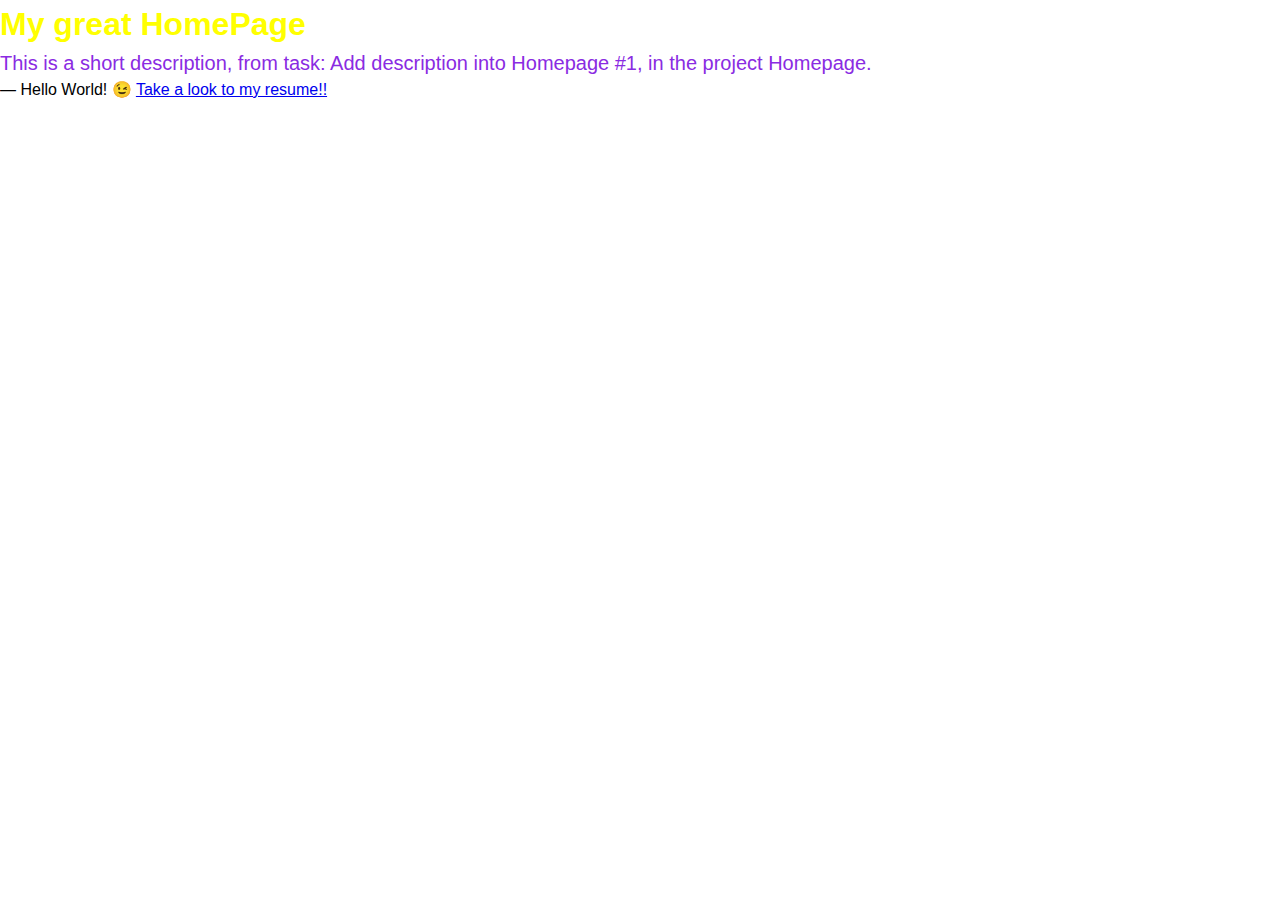
<file: index.html>
<!DOCTYPE html>
<html lang="en">
<head>
    <meta charset="UTF-8">
    <meta http-equiv="X-UA-Compatible" content="IE=edge">
    <meta name="viewport" content="width=device-width, initial-scale=1.0">
    <link rel="stylesheet" href="css/styles.css">
    <title>HomePage</title>
</head>
<body>
    <h1>My great HomePage</h1>
    <p>This is a short description, from task: Add description into Homepage #1, in the project Homepage.</p>

    ― Hello World! &#x1F609;

    <a href="resume/index.html">Take a look to my resume!!</a>
</body>
</html>
</file>
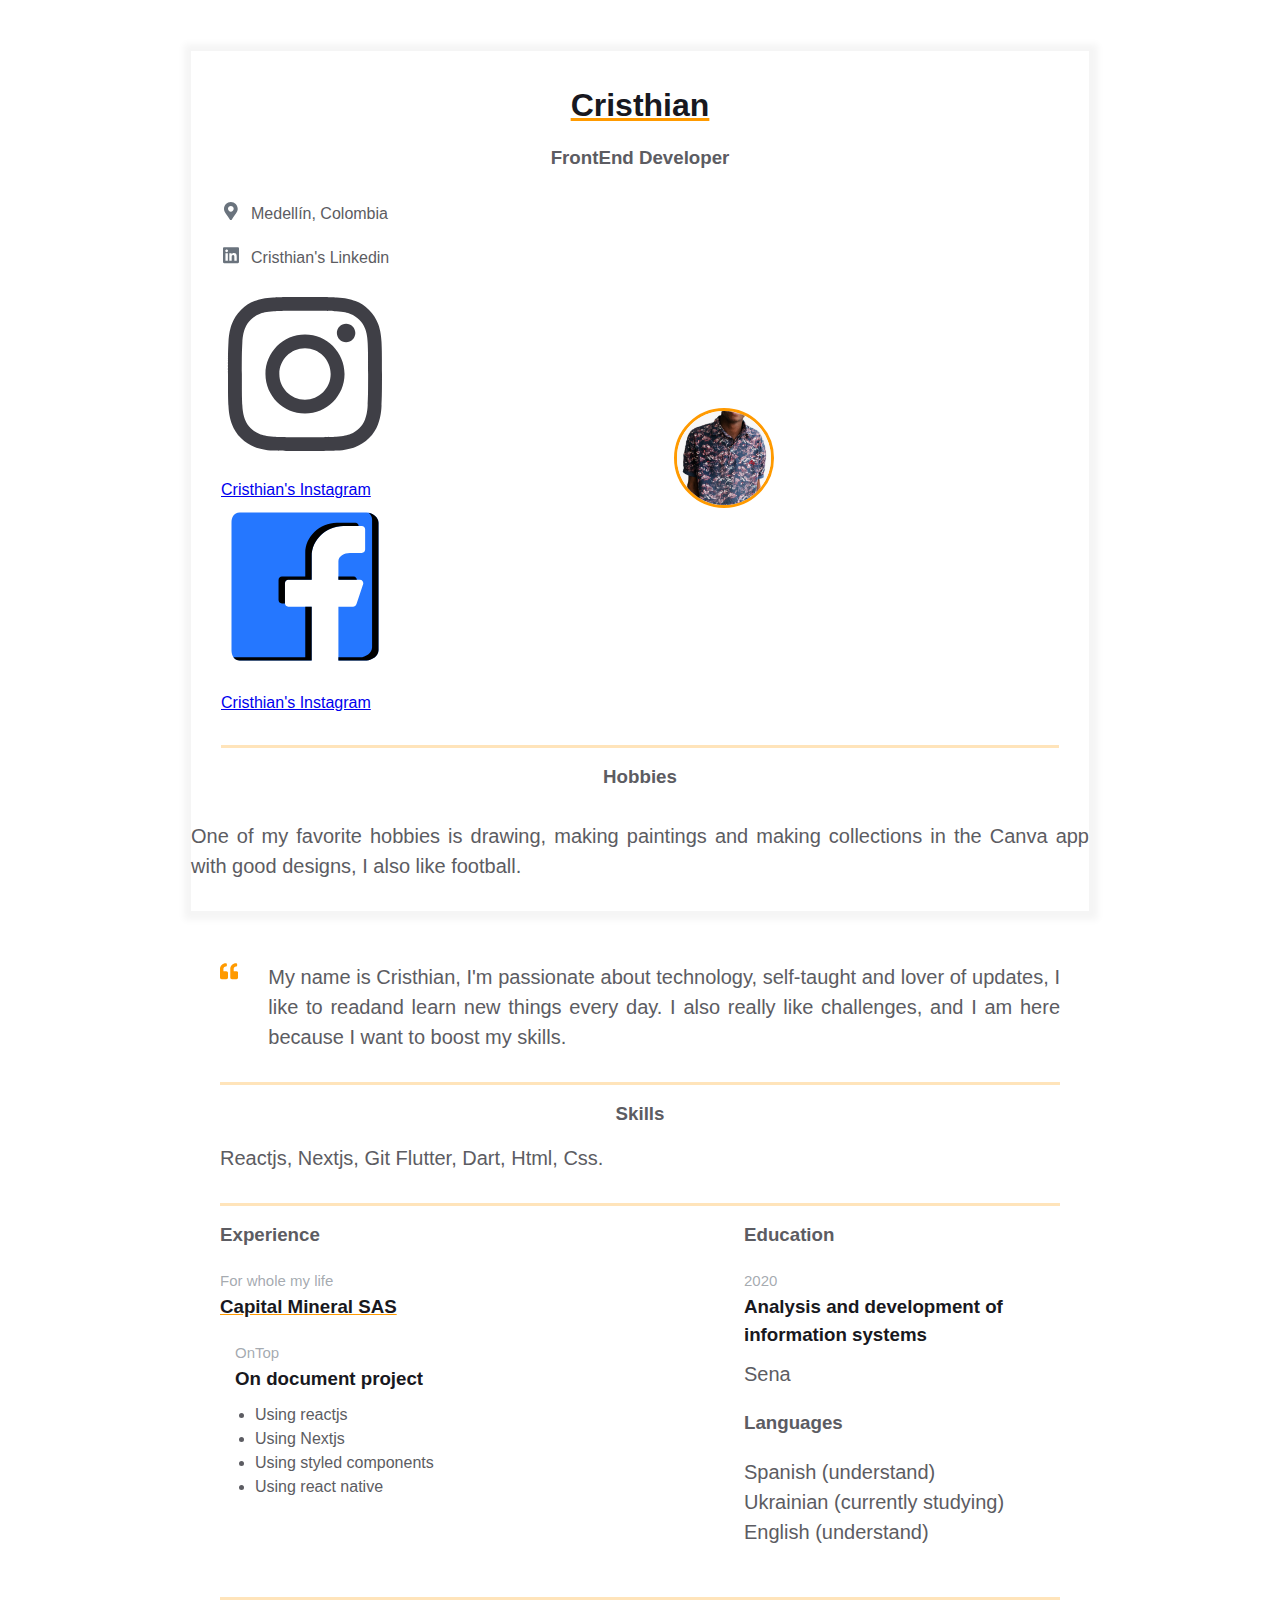
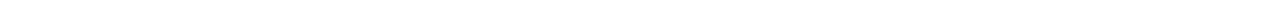
<file: resume/index.html>
<!DOCTYPE html>
<html lang="en">

<head>
    <meta charset="UTF-8">
    <meta http-equiv="X-UA-Compatible" content="IE=edge">
    <meta name="viewport" content="width=device-width, initial-scale=1.0">
    <link rel="stylesheet" href="../css/styles.css">
    <title>Resume</title>
</head>

<body>
    <main>
        <div class="resume">
            <div class="container">
                <div class="resume__block">
                    <h1 class="contact-info__header">Cristhian</h1>
                    <h3 class="contact-info__sub-header">FrontEnd Developer</h3>

                    <div class="contact_info_container fh">
                        <div class="contact-info__block">
                            <a href="" rel="author" class="contact-info__item">
                                <div class="contact-info__item-icon-wrapper">
                                    <svg class="contact-info__item-icon" xmlns="http://www.w3.org/2000/svg"
                                        viewBox="0 0 384 512">
                                        <path
                                            d="M172.268 501.67C26.97 291.031 0 269.413 0 192 0 85.961 85.961 0 192 0s192 85.961 192 192c0 77.413-26.97 99.031-172.268 309.67-9.535 13.774-29.93 13.773-39.464 0zM192 272c44.183 0 80-35.817 80-80s-35.817-80-80-80-80 35.817-80 80 35.817 80 80 80z">
                                        </path>
                                    </svg>
                                </div>
                                <span>Medellín, Colombia</span>
                            </a>
                            <a href="www.linkedin.com/in/cristhian-caicedo-ortíz-97084716a" rel="author"
                                class="contact-info__item">
                                <div class="contact-info__item-icon-wrapper">
                                    <svg class="contact-info__item-icon" xmlns="http://www.w3.org/2000/svg"
                                        viewBox="0 0 448 512">
                                        <path
                                            d="M416 32H31.9C14.3 32 0 46.5 0 64.3v383.4C0 465.5 14.3 480 31.9 480H416c17.6 0 32-14.5 32-32.3V64.3c0-17.8-14.4-32.3-32-32.3zM135.4 416H69V202.2h66.5V416zm-33.2-243c-21.3 0-38.5-17.3-38.5-38.5S80.9 96 102.2 96c21.2 0 38.5 17.3 38.5 38.5 0 21.3-17.2 38.5-38.5 38.5zm282.1 243h-66.4V312c0-24.8-.5-56.7-34.5-56.7-34.6 0-39.9 27-39.9 54.9V416h-66.4V202.2h63.7v29.2h.9c8.9-16.8 30.6-34.5 62.9-34.5 67.2 0 79.7 44.3 79.7 101.9V416z">
                                        </path>
                                    </svg>
                                </div>
                                <span>Cristhian's Linkedin</span>
                            </a>
                            <img src="assets/instagram-svgrepo-com.svg" rel="author"
                                class="contact-info__item">
                                <a href="https://web.facebook.com/kristhian.caicedoortiz.9">Cristhian's Instagram</a>
                            </a>
                            <img src="assets/facebook-svgrepo-com.svg" rel="author"
                                class="contact-info__item">
                                <a href="https://web.facebook.com/kristhian.caicedoortiz.9">Cristhian's Instagram</a>
                            </a>
                        </div>

                        <div class="contact-info__block contact-info__block--center">
                            <img class="contact-info__avatar" src="assets/WhatsApp Image 2022-11-30 at 16.12.43.jpeg" alt="Avatar">
                        </div>

                        <div class="contact-info__block">
                        </div>
                    </div>
                </div>
            </div>
            <div class="contact-info__block">
                <h3 class="contact-info__sub-header">Hobbies</h3>
                <p class="intro_text">One of my favorite hobbies is drawing, making
                    paintings and making collections in the Canva app with good designs, I also like football.
                </p>
            </div>
        </div>
        <div class="container">
            <div class="resume__block">
                <div class="intro">
                    <div class="intro__icon-wrapper">
                        <svg class="intro__icon" xmlns="http://www.w3.org/2000/svg" viewBox="0 0 512 512">
                            <path
                                d="M464 256h-80v-64c0-35.3 28.7-64 64-64h8c13.3 0 24-10.7 24-24V56c0-13.3-10.7-24-24-24h-8c-88.4 0-160 71.6-160 160v240c0 26.5 21.5 48 48 48h128c26.5 0 48-21.5 48-48V304c0-26.5-21.5-48-48-48zm-288 0H96v-64c0-35.3 28.7-64 64-64h8c13.3 0 24-10.7 24-24V56c0-13.3-10.7-24-24-24h-8C71.6 32 0 103.6 0 192v240c0 26.5 21.5 48 48 48h128c26.5 0 48-21.5 48-48V304c0-26.5-21.5-48-48-48z">
                            </path>
                        </svg>
                    </div>
                    <p class="intro_text">My name is Cristhian, I'm passionate about technology, self-taught and lover
                        of updates, I like to readand learn new things every day. I also really like challenges,
                        and I am here because I want to boost my skills.
                    </p>
                </div>
            </div>
        </div>

        <div class="container">
            <div class="resume__block">
                <div class="skills">
                    <h3 class="skills__header">Skills</h3>
                    <p class="skills__text">Reactjs, Nextjs, Git Flutter, Dart, Html, Css. </p>
                </div>
            </div>
        </div>

        <div class="container">
            <div class="resume__block">
                <div class="main-info fh">

                    <div class="experiences">
                        <div class="experiences">
                            <h3 class="experiences__header">Experience</h3>
                            <div class="experiences__company">
                                <div class="experiences__company-header">
                                    <span class="experiences__company-header-durability">For whole my life</span>
                                    <h3 class="experiences__company-header-name">Capital Mineral SAS</h3>
                                </div>

                                <div class="experiences__company-project">
                                    <span class="experiences__company-project-role">OnTop</span>
                                    <h3 class="experiences__company-project-name">On document project</h3>
                                    <ul class="experiences__company-project-responsibilities">
                                        <li>Using reactjs</li>
                                        <li>Using Nextjs</li>
                                        <li>Using styled components</li>
                                        <li>Using react native</li>
                                    </ul>
                                </div>
                            </div>
                        </div>
                    </div>

                    <div class="additional-info fv">
                        <div class="additional-info fv">
                            <div class="additional-info__education">
                                <h3 class="additional-info__education-header">Education</h3>
                                <div class="additional-info__education-university">
                                    <span class="additional-info__education-university-durability">2020</span>
                                    <h3 class="additional-info__education-university-speciality">Analysis and development of information systems</h3>
                                    <p class="additional-info__education-university-name">Sena</p>
                                </div>
                            </div>

                            <div class="additional-info__languages">
                                <h3 class="additional-info__languages-header">Languages</h3>
                                <p class="additional-info__languages-item">
                                    Spanish (understand)
                                </p>
                                <p class="additional-info__languages-item">
                                    Ukrainian (currently studying)
                                </p>
                                <p class="additional-info__languages-item">
                                    English (understand)
                                </p>
                            </div>
                        </div>
                    </div>
                </div>
            </div>
        </div>
    </main>
</body>

</html>
</file>
<file: css/styles.css>
p {
    color: blueviolet;
    font-weight: 500;
    font-family: Arial, Helvetica, sans-serif;
    font-size: 20px;
}

h1 {
    color: yellow;
    font-family: Arial, Helvetica, sans-serif;
}

/* General styles */

* {
    margin: 0;
    padding: 0;
    box-sizing: border-box;
}

body {
    font-family: Arial, Helvetica, sans-serif;
    line-height: 1.5;

    --primary-text-color: #181820;
    --secondary-text-color: #5c5c62;
    --durability-text-color: #6a737d9c;
    --icon-color: #6a737d;
    --border-color: #ff9a0045;
    --text-decoration-color: #ff9a00;
}

.container {
    margin: 0 auto;
    padding: 0 30px;
    max-width: 900px;
}

.fh {
    display: flex;
    flex-direction: row;
    justify-content: space-between;
}

.fv {
    display: flex;
    flex-direction: column;
    justify-content: space-between;
}

.resume {
    margin: 50px auto;
    border: 1px solid #f5f5f5;
    box-shadow: 1px 1px 7px 7px #f5f5f5;
    padding: 30px 0;
    max-width: 900px;
}

.resume__block {
    border-bottom: 3px solid var(--border-color);
    padding-bottom: 30px;
    margin-bottom: 15px;
}

@media screen and (max-width: 576px) {

    .main-info,
    .contact_info_container {
        flex-direction: column;
    }

    .contact_info_container {
        align-items: center;
    }

    .contact-info__block:not(:last-child) {
        margin-bottom: 20px;
    }

    .experiences {
        margin-right: 0;
    }
}

/* Contact info styles */

.contact-info__header,
  .contact-info__sub-header {
      text-align: center;
  }

  .contact-info__header {
      color: var(--primary-text-color);
      margin-bottom: 15px;
      text-decoration-color: var(--text-decoration-color);
      text-decoration-line: underline;
  }

  .contact-info__sub-header {
      color: var(--secondary-text-color);
      margin-bottom: 30px;
  }

  .contact-info__block {
      display: flex;
      flex-direction: column;
      justify-content: space-between;
  }

  .contact-info__block--center {
      justify-content: center;
  }

  .contact-info__item {
      color: var(--secondary-text-color);
      text-decoration: none;
      display: flex;
      justify-content: start;
  }

  .contact-info__item:not(:last-child) {
      margin-bottom: 20px;
  }

  .contact-info__item-icon-wrapper {
      margin-right: 10px;
      width: 20px;
      display: flex;
      justify-content: center;
  }

  .contact-info__item-icon path {
      fill: var(--icon-color);
  }

  .contact-info__item-icon {
      height: 1.1428rem;
      vertical-align: text-bottom;
  }

  .contact-info__avatar {
      border-radius: 50%;
      width: 100px;
      height: 100px;
      object-fit: cover;
      border: 3px solid;
      border-color: var(--text-decoration-color);
  }

  /* Intro and skills styles */

  .intro {
    display: flex;
    justify-content: start;
}

.intro__icon-wrapper {
    margin-right: 30px;
    width: 30px;
    display: flex;
    justify-content: center;
}

.intro__icon {
    height: 1.1428rem;
    vertical-align: text-bottom;
}

.intro__icon path {
    fill: var(--text-decoration-color);
}

.intro_text {
    color: var(--secondary-text-color);
    text-align: justify;
}

.skills__header {
    color: var(--secondary-text-color);
    text-align: center;
    margin-bottom: 15px;
}

.skills__text {
    color: var(--secondary-text-color);
    text-align: justify;
}

/* Experience and additonal info styles */

.experiences {
    flex: 1 1 60%;
    margin-right: 50px;
}

.experiences__header {
    color: var(--secondary-text-color);
    text-align: left;
    margin-bottom: 20px;
}

.experiences__company-header-durability {
    color: var(--durability-text-color);
    text-align: left;
    margin-bottom: 10px;
    font-size: 15px;
}

.experiences__company-header-name {
    color: var(--primary-text-color);
    text-decoration-color: var(--text-decoration-color);
    text-decoration-line: underline;
    text-align: left;
    margin-bottom: 20px;
}

.experiences__company-project {
    margin-left: 15px;
    margin-bottom: 25px;
}

.experiences__company-project-role {
    color: var(--durability-text-color);
    text-align: left;
    margin-bottom: 10px;
    font-size: 15px;
}

.experiences__company-project-name {
    color: var(--primary-text-color);
    text-align: left;
    margin-bottom: 10px;
}

.experiences__company-project-responsibilities {
    color: var(--secondary-text-color);
    padding-left: 20px;
}

.additional-info {
    flex: 1 1 40%;
}

.additional-info__education {
    margin-bottom: 20px;
}

.additional-info__education-header {
    color: var(--secondary-text-color);
    text-align: left;
    margin-bottom: 20px;
}

.additional-info__education-university-durability {
    color: var(--durability-text-color);
    text-align: left;
    margin-bottom: 10px;
    font-size: 15px;
}

.additional-info__education-university-speciality {
    color: var(--primary-text-color);
    text-align: left;
    margin-bottom: 10px;
}

.additional-info__education-university-name {
    color: var(--secondary-text-color);
}

.additional-info__languages {
    margin-bottom: 20px;
}

.additional-info__languages-header {
    color: var(--secondary-text-color);
    text-align: left;
    margin-bottom: 20px;
}

.additional-info__languages-item {
    color: var(--secondary-text-color);
}
</file>
